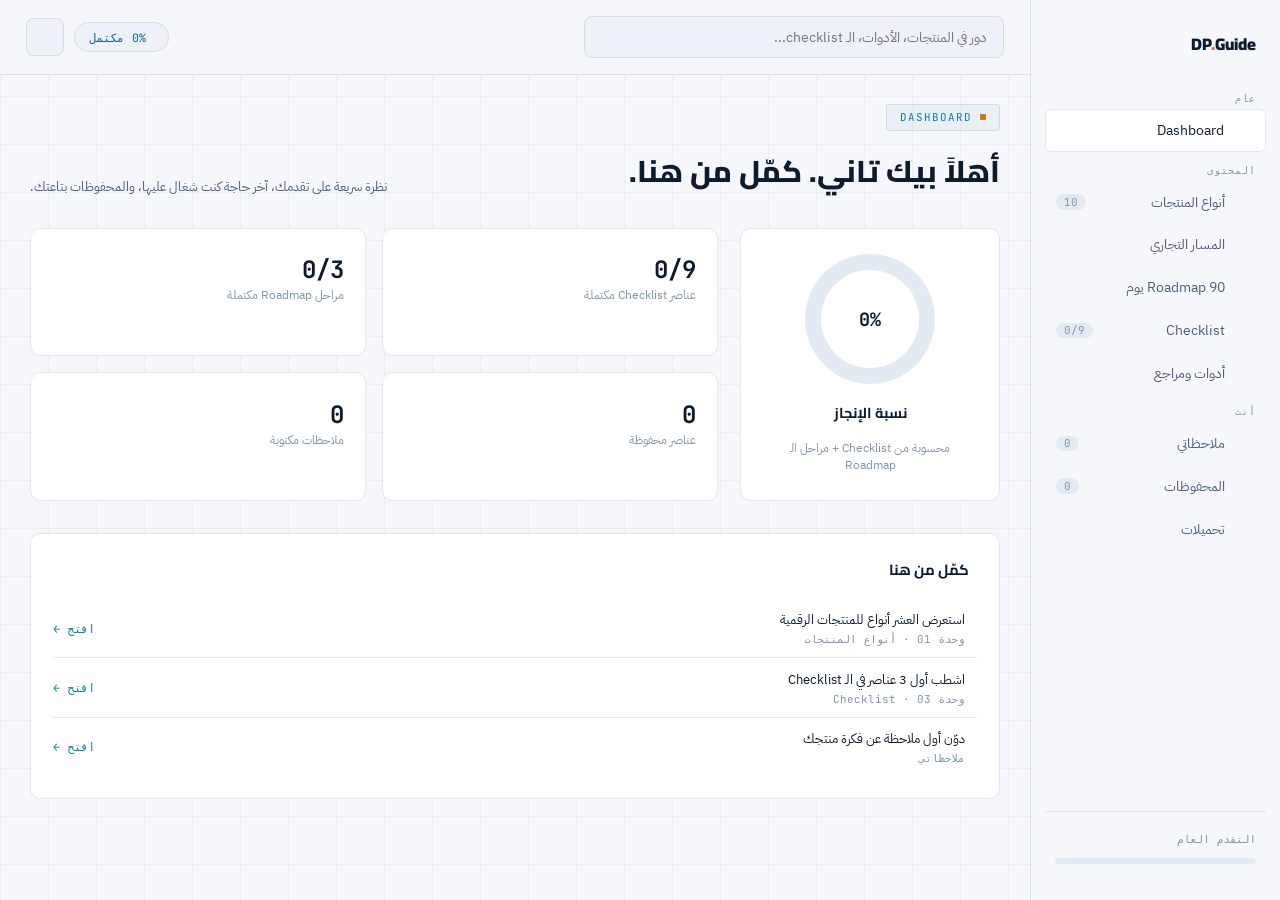
<file: index.html>
<!DOCTYPE html>
<html lang="ar" dir="rtl">
<head>
<meta charset="UTF-8">
<meta name="viewport" content="width=device-width, initial-scale=1.0">
<title>Digital Products Master Guide</title>
<link rel="preconnect" href="https://fonts.googleapis.com">
<link rel="preconnect" href="https://fonts.gstatic.com" crossorigin>
<link href="https://fonts.googleapis.com/css2?family=Cairo:wght@700;800;900&family=IBM+Plex+Sans+Arabic:wght@400;500;600&family=JetBrains+Mono:wght@500;600;700&display=swap" rel="stylesheet">
<link rel="stylesheet" href="https://cdnjs.cloudflare.com/ajax/libs/font-awesome/6.0.0-beta3/css/all.min.css">
<link rel="stylesheet" href="css/style.css">
</head>
<body>

<aside class="sidebar">
  <div class="brand">DP<span>.</span>Guide</div>
  <div class="nav-label">عام</div>
  <button class="nav-item active" data-page="dashboard"><i class="bi bi-grid-1x2"></i> Dashboard</button>
  <div class="nav-label">المحتوى</div>
  <button class="nav-item" data-page="products"><i class="bi bi-boxes"></i> أنواع المنتجات <span class="count" id="cnt-products">10</span></button>
  <button class="nav-item" data-page="business"><i class="bi bi-diagram-3"></i> المسار التجاري</button>
  <button class="nav-item" data-page="roadmap"><i class="bi bi-map"></i> Roadmap 90 يوم</button>
  <button class="nav-item" data-page="checklist"><i class="bi bi-check2-square"></i> Checklist <span class="count" id="cnt-checklist">0/9</span></button>
  <button class="nav-item" data-page="resources"><i class="bi bi-toolbox"></i> أدوات ومراجع</button>
  <div class="nav-label">أنت</div>
  <button class="nav-item" data-page="notes"><i class="bi bi-sticky"></i> ملاحظاتي <span class="count" id="cnt-notes">0</span></button>
  <button class="nav-item" data-page="bookmarks"><i class="bi bi-bookmark"></i> المحفوظات <span class="count" id="cnt-bookmarks">0</span></button>
  <button class="nav-item" data-page="downloads"><i class="bi bi-download"></i> تحميلات</button>
  <div class="sidebar-progress">
    <span>التقدم العام</span>
    <div class="bar-track"><div class="bar-fill" id="sidebarBar" style="width:0%"></div></div>
  </div>
</aside>

<button class="mobile-menu-btn" id="mobileMenuBtn"><i class="bi bi-list"></i></button>

<div class="shell">
  <div class="topbar">
    <div class="search-wrap">
      <i class="bi bi-search"></i>
      <input type="text" id="searchInput" placeholder="دور في المنتجات، الأدوات، الـ checklist...">
      <div class="search-results" id="searchResults"></div>
    </div>
    <div class="topbar-actions">
      <div class="progress-chip"><i class="bi bi-lightning-charge"></i> <span id="topProgress">0%</span> مكتمل</div>
      <button class="icon-btn" id="darkToggle"><i class="bi bi-moon-stars"></i></button>
    </div>
  </div>

  <main class="main">

    <!-- ===== DASHBOARD ===== -->
    <section class="page active" id="page-dashboard">
      <div class="page-head">
        <div><span class="spec-tag">Dashboard</span><h2>أهلاً بيك تاني. كمّل من هنا.</h2></div>
        <p>نظرة سريعة على تقدمك، آخر حاجة كنت شغال عليها، والمحفوظات بتاعتك.</p>
      </div>

      <div class="dash-grid">
        <div class="ring-card">
          <div class="ring" id="ringEl" style="--pct:0"><div class="ring-inner" id="ringText">0%</div></div>
          <h4>نسبة الإنجاز</h4>
          <p>محسوبة من Checklist + مراحل الـ Roadmap</p>
        </div>
        <div class="stat-mini-grid">
          <div class="stat-mini"><i class="bi bi-check2-square"></i><div class="val" id="statChecklist">0/9</div><div class="lbl">عناصر Checklist مكتملة</div></div>
          <div class="stat-mini"><i class="bi bi-map"></i><div class="val" id="statRoadmap">0/3</div><div class="lbl">مراحل Roadmap مكتملة</div></div>
          <div class="stat-mini"><i class="bi bi-bookmark-star"></i><div class="val" id="statBookmarks">0</div><div class="lbl">عناصر محفوظة</div></div>
          <div class="stat-mini"><i class="bi bi-sticky"></i><div class="val" id="statNotes">0</div><div class="lbl">ملاحظات مكتوبة</div></div>
        </div>
      </div>

      <div class="continue-list">
        <h4><i class="bi bi-play-circle"></i> كمّل من هنا</h4>
        <div class="continue-row"><i class="bi bi-boxes"></i><div class="txt">استعرض العشر أنواع للمنتجات الرقمية<small>وحدة 01 · أنواع المنتجات</small></div><a href="#" data-goto="products">افتح ←</a></div>
        <div class="continue-row"><i class="bi bi-check2-square"></i><div class="txt">اشطب أول 3 عناصر في الـ Checklist<small>وحدة 03 · Checklist</small></div><a href="#" data-goto="checklist">افتح ←</a></div>
        <div class="continue-row"><i class="bi bi-sticky"></i><div class="txt">دوّن أول ملاحظة عن فكرة منتجك<small>ملاحظاتي</small></div><a href="#" data-goto="notes">افتح ←</a></div>
      </div>
    </section>

    <!-- ===== PRODUCTS ===== -->
    <section class="page" id="page-products">
      <div class="page-head">
        <div><span class="spec-tag">وحدة 01</span><h2>عشرة أشكال لمنتج رقمي.</h2></div>
        <p>اضغط على النجمة عشان تحفظ أي نوع في المحفوظات بتاعتك.</p>
      </div>
      <div class="card-grid" id="productsGrid"></div>
    </section>

    <!-- ===== BUSINESS ===== -->
    <section class="page" id="page-business">
      <div class="page-head">
        <div><span class="spec-tag">وحدة 02</span><h2>من التسعير لأول عميل.</h2></div>
        <p>أربع خطوات بترتيب فعلي، مش عشوائي.</p>
      </div>
      <div class="track">
        <div class="track-step"><span class="num">01</span><i class="bi bi-tags"></i><h3>استراتيجيات التسعير</h3><p>تحدد سعر بيغطي مجهودك والعميل حاسس إنه استثمار مش مصروف.</p></div>
        <div class="track-step"><span class="num">02</span><i class="bi bi-rocket-takeoff"></i><h3>النشر على الإنترنت</h3><p>تختار المنصة والقناة المناسبة، وتجهز صفحة هبوط مقنعة.</p></div>
        <div class="track-step"><span class="num">03</span><i class="bi bi-megaphone"></i><h3>التسويق</h3><p>حضور مستمر مش بوست وخلاص، عشان الناس تعرف منتجك.</p></div>
        <div class="track-step"><span class="num">04</span><i class="bi bi-handshake"></i><h3>الحصول على أول عميل</h3><p>أصعب خطوة وأهمها — بتتعلم منها أكتر من أي كورس.</p></div>
      </div>
    </section>

    <!-- ===== ROADMAP ===== -->
    <section class="page" id="page-roadmap">
      <div class="page-head">
        <div><span class="spec-tag">وحدة 03</span><h2>خطة تنفيذ 90 يوم.</h2></div>
        <p>سجّل كل مرحلة "خلصتها" أول ما تخلصها، عشان يتحسب في نسبة تقدمك.</p>
      </div>
      <div class="roadmap" id="roadmapList"></div>
    </section>

    <!-- ===== CHECKLIST ===== -->
    <section class="page" id="page-checklist">
      <div class="page-head">
        <div><span class="spec-tag">تنفيذ</span><h2>Checklist للتنفيذ.</h2></div>
        <p id="checklistSummary">0 من 9 مكتملة</p>
      </div>
      <div id="checklistWrap"></div>
    </section>

    <!-- ===== RESOURCES ===== -->
    <section class="page" id="page-resources">
      <div class="page-head">
        <div><span class="spec-tag">مراجع</span><h2>أدوات ومراجع.</h2></div>
        <p>أدوات تساعدك تنفذ من غير ما تضيع وقت في البحث والتجربة.</p>
      </div>
      <div class="card-grid" id="resourcesGrid"></div>
    </section>

    <!-- ===== NOTES ===== -->
    <section class="page" id="page-notes">
      <div class="page-head">
        <div><span class="spec-tag">ملاحظاتي</span><h2>دوّن أفكارك أول بأول.</h2></div>
        <p>بتتحفظ في المتصفح بتاعك، محدش شايفها غيرك.</p>
      </div>
      <div class="note-editor">
        <textarea id="noteInput" placeholder="اكتب ملاحظة... مثلاً: فكرة منتج، سعر مبدئي، اسم دومين..."></textarea>
        <button class="btn btn-amber" id="saveNoteBtn"><i class="bi bi-plus-lg"></i> حفظ الملاحظة</button>
      </div>
      <div id="notesList"></div>
    </section>

    <!-- ===== BOOKMARKS ===== -->
    <section class="page" id="page-bookmarks">
      <div class="page-head">
        <div><span class="spec-tag">محفوظات</span><h2>كل حاجة حفظتها.</h2></div>
        <p>منتجات وأدوات حفظتها من صفحات الدليل.</p>
      </div>
      <div id="bookmarksList" class="card-grid"></div>
    </section>

    <!-- ===== DOWNLOADS ===== -->
    <section class="page" id="page-downloads">
      <div class="page-head">
        <div><span class="spec-tag">تحميلات</span><h2>ملفات جاهزة تاخدها معاك.</h2></div>
        <p>ملفات نصية بتتولد فورًا من محتوى الدليل.</p>
      </div>
      <div class="dl-grid">
        <div class="dl-card"><i class="bi bi-map"></i><h4>خطة الـ 90 يوم</h4><p>الثلاث مراحل بتفاصيلها كاملة.</p><button class="dl-btn" data-dl="roadmap"><i class="bi bi-download"></i> تحميل .txt</button></div>
        <div class="dl-card"><i class="bi bi-check2-square"></i><h4>Checklist قابلة للطباعة</h4><p>كل عناصر التنفيذ في ملف واحد.</p><button class="dl-btn" data-dl="checklist"><i class="bi bi-download"></i> تحميل .txt</button></div>
        <div class="dl-card"><i class="bi bi-toolbox"></i><h4>قائمة الأدوات والمراجع</h4><p>كل الأدوات المذكورة في الدليل.</p><button class="dl-btn" data-dl="resources"><i class="bi bi-download"></i> تحميل .txt</button></div>
        <div class="dl-card"><i class="bi bi-file-earmark-text"></i><h4>ملخص الدليل الكامل</h4><p>كل الوحدات في ملف واحد شامل.</p><button class="dl-btn" data-dl="full"><i class="bi bi-download"></i> تحميل .txt</button></div>
      </div>
    </section>

  </main>
</div>

<script src="js/app.js"></script>
</body>
</html>
</file>
<file: css/style.css>
/* =====================================================================
   Digital Products Master Guide — stylesheet
   Default theme: light (white). Add class "dark" to <body> to switch —
   handled automatically by js/app.js via the navbar toggle button.
   ===================================================================== */

:root{
  /* ---- light theme (default) ---- */
  --bg:#f5f7fb; --panel:#ffffff; --panel2:#eef2f8; --panel3:#e4eaf3;
  --grid:rgba(31,73,120,.05); --line:rgba(31,73,120,.12);
  --ink:#0d1b2e; --muted:#4c6079; --muted-dim:#8195ac;
  --cyan:#0f7fa3; --cyan-bright:#0b6684;
  --amber:#c9791b; --amber-deep:#a8630f;
  --danger:#d1453b;

  --font-display:'Cairo', sans-serif;
  --font-body:'IBM Plex Sans Arabic', sans-serif;
  --font-mono:'JetBrains Mono', monospace;
  --ease:cubic-bezier(.22,1,.36,1);
  --sidebar-w:250px;
}

/* ---- dark theme override: applied via body.dark ---- */
body.dark{
  --bg:#0b1a2e; --panel:#102844; --panel2:#0d2038; --panel3:#0a1d33;
  --grid:rgba(140,200,255,.09); --line:rgba(140,200,255,.16);
  --ink:#eaf2fb; --muted:#93a8c2; --muted-dim:#5f7690;
  --cyan:#6fd3f2; --cyan-bright:#9be6fb;
  --amber:#f4a637; --amber-deep:#d1841f;
}

@media (prefers-reduced-motion: reduce){
  *,*::before,*::after{ animation-duration:.001ms!important; transition-duration:.001ms!important; }
}

*{ box-sizing:border-box; margin:0; padding:0; }

body{
  background:
    linear-gradient(var(--grid) 1px, transparent 1px) 0 0/48px 48px,
    linear-gradient(90deg, var(--grid) 1px, transparent 1px) 0 0/48px 48px,
    var(--bg);
  color:var(--ink); font-family:var(--font-body); min-height:100vh;
  display:flex; transition:background .2s, color .2s;
}
a{ color:inherit; text-decoration:none; }
button{ font-family:inherit; cursor:pointer; }
::-webkit-scrollbar{ width:8px; } ::-webkit-scrollbar-thumb{ background:var(--line); border-radius:4px; }

/* ---- signature "spec tag" label, used throughout as a section marker ---- */
.spec-tag{ display:inline-flex; align-items:center; gap:8px; font-family:var(--font-mono); font-size:.68rem; letter-spacing:1px; text-transform:uppercase; color:var(--cyan); border:1px solid var(--line); padding:.35rem .8rem; border-radius:3px; background:rgba(15,127,163,.05); }
.spec-tag::before{ content:''; width:6px; height:6px; background:var(--amber); border-radius:1px; }

/* ===================== SIDEBAR ===================== */
.sidebar{ width:var(--sidebar-w); flex-shrink:0; border-left:1px solid var(--line); padding:22px 14px; position:sticky; top:0; height:100vh; overflow-y:auto; display:flex; flex-direction:column; background:var(--bg); z-index:70; }
.brand{ font-family:var(--font-display); font-weight:900; font-size:1.05rem; padding:6px 10px 22px; }
.brand span{ color:var(--amber); }
.nav-label{ font-family:var(--font-mono); font-size:.62rem; letter-spacing:1px; color:var(--muted-dim); text-transform:uppercase; padding:.6rem 10px .3rem; }
.nav-item{ display:flex; align-items:center; gap:12px; width:100%; background:none; border:none; color:var(--muted); padding:.62rem .7rem; border-radius:6px; font-size:.86rem; text-align:right; transition:.15s; margin-bottom:2px; }
.nav-item i{ width:1.1rem; color:var(--muted-dim); font-size:.9rem; }
.nav-item:hover{ background:var(--panel2); color:var(--ink); }
.nav-item.active{ background:var(--panel); color:var(--ink); border:1px solid var(--line); }
.nav-item.active i{ color:var(--amber); }
.nav-item .count{ margin-right:auto; font-family:var(--font-mono); font-size:.68rem; color:var(--muted-dim); background:var(--panel3); padding:.05rem .5rem; border-radius:20px; }
.sidebar-progress{ margin-top:auto; padding:14px 10px; border-top:1px solid var(--line); }
.sidebar-progress .bar-track{ height:6px; background:var(--panel3); border-radius:6px; overflow:hidden; margin-top:8px; }
.sidebar-progress .bar-fill{ height:100%; background:linear-gradient(90deg, var(--cyan), var(--amber)); border-radius:6px; transition:width .4s var(--ease); }
.sidebar-progress span{ font-family:var(--font-mono); font-size:.68rem; color:var(--muted-dim); }

.mobile-menu-btn{ display:none; position:fixed; top:14px; right:16px; z-index:80; width:42px; height:42px; border-radius:8px; background:var(--panel); border:1px solid var(--line); color:var(--ink); font-size:1.1rem; }
.sidebar-overlay{ display:none; }

/* ===================== SHELL / TOPBAR ===================== */
.shell{ flex:1; min-width:0; display:flex; flex-direction:column; }
.topbar{ display:flex; align-items:center; gap:1rem; padding:16px 26px; border-bottom:1px solid var(--line); position:sticky; top:0; background:rgba(245,247,251,.85); backdrop-filter:blur(10px); z-index:40; }
body.dark .topbar{ background:rgba(11,26,46,.85); }
.search-wrap{ position:relative; flex:1; max-width:420px; }
.search-wrap input{ width:100%; background:var(--panel2); border:1px solid var(--line); border-radius:8px; padding:.6rem 1rem .6rem 2.6rem; color:var(--ink); font-family:var(--font-body); font-size:.85rem; outline:none; }
.search-wrap input:focus{ border-color:var(--cyan); }
.search-wrap i.bi-search{ position:absolute; right:.85rem; top:50%; transform:translateY(-50%); color:var(--muted-dim); }
.search-results{ position:absolute; top:calc(100% + 6px); right:0; left:0; background:var(--panel); border:1px solid var(--line); border-radius:8px; box-shadow:0 20px 40px rgba(20,40,70,.15); overflow:hidden; display:none; z-index:60; max-height:320px; overflow-y:auto; }
.search-results.show{ display:block; }
.search-results .res-item{ display:flex; align-items:center; gap:10px; padding:.7rem 1rem; font-size:.82rem; border-bottom:1px solid var(--line); }
.search-results .res-item:last-child{ border-bottom:none; }
.search-results .res-item:hover{ background:var(--panel2); }
.search-results .res-item i{ color:var(--cyan); font-size:.8rem; }
.search-results .res-item small{ margin-right:auto; color:var(--muted-dim); font-family:var(--font-mono); font-size:.65rem; }
.search-empty{ padding:1rem; text-align:center; color:var(--muted-dim); font-size:.8rem; }

.topbar-actions{ margin-right:auto; display:flex; align-items:center; gap:10px; }
.icon-btn{ width:38px; height:38px; border-radius:8px; background:var(--panel2); border:1px solid var(--line); color:var(--muted); display:grid; place-items:center; font-size:.9rem; transition:.15s; }
.icon-btn:hover{ color:var(--ink); border-color:var(--cyan); }
.progress-chip{ display:flex; align-items:center; gap:8px; background:var(--panel2); border:1px solid var(--line); border-radius:20px; padding:.4rem .9rem; font-family:var(--font-mono); font-size:.72rem; color:var(--cyan-bright); }

.main{ padding:28px 30px 60px; flex:1; }
.page{ display:none; animation:page-in .35s var(--ease) both; }
.page.active{ display:block; }
@keyframes page-in{ from{ opacity:0; transform:translateY(8px);} to{opacity:1; transform:none;} }
.page-head{ display:flex; justify-content:space-between; align-items:flex-end; gap:1.5rem; flex-wrap:wrap; margin-bottom:1.8rem; }
.page-head h2{ font-family:var(--font-display); font-weight:800; font-size:clamp(22px,3vw,30px); margin-top:12px; }
.page-head p{ color:var(--muted); font-size:.83rem; max-width:360px; line-height:1.75; }

/* ===================== DASHBOARD ===================== */
.dash-grid{ display:grid; grid-template-columns:260px 1fr; gap:1.4rem; margin-bottom:2rem; }
.ring-card{ background:var(--panel); border:1px solid var(--line); border-radius:10px; padding:1.6rem; display:flex; flex-direction:column; align-items:center; text-align:center; gap:.9rem; }
.ring{ width:130px; height:130px; border-radius:50%; display:grid; place-items:center; background:conic-gradient(var(--amber) calc(var(--pct,0)*3.6deg), var(--panel3) 0deg); transition:background 1s var(--ease); }
.ring-inner{ width:98px; height:98px; border-radius:50%; background:var(--panel); display:grid; place-items:center; font-family:var(--font-mono); font-weight:700; font-size:1.15rem; color:var(--ink); }
.ring-card h4{ font-family:var(--font-display); font-size:.9rem; }
.ring-card p{ font-size:.72rem; color:var(--muted-dim); }

.stat-mini-grid{ display:grid; grid-template-columns:1fr 1fr; gap:1rem; }
.stat-mini{ background:var(--panel); border:1px solid var(--line); border-radius:10px; padding:1.1rem 1.3rem; }
.stat-mini i{ color:var(--cyan); font-size:1.1rem; }
.stat-mini .val{ font-family:var(--font-mono); font-weight:700; font-size:1.5rem; margin-top:.5rem; }
.stat-mini .lbl{ font-size:.72rem; color:var(--muted-dim); margin-top:2px; }

.continue-list{ background:var(--panel); border:1px solid var(--line); border-radius:10px; padding:1.4rem; }
.continue-list h4{ font-family:var(--font-display); font-size:.92rem; margin-bottom:1rem; display:flex; align-items:center; gap:8px; }
.continue-list h4 i{ color:var(--amber); }
.continue-row{ display:flex; align-items:center; gap:12px; padding:.7rem 0; border-bottom:1px solid var(--line); }
.continue-row:last-child{ border-bottom:none; }
.continue-row i{ color:var(--muted-dim); }
.continue-row .txt{ flex:1; font-size:.83rem; }
.continue-row .txt small{ display:block; color:var(--muted-dim); font-size:.68rem; margin-top:2px; font-family:var(--font-mono); }
.continue-row a{ font-size:.72rem; color:var(--cyan); font-family:var(--font-mono); }

/* ===================== CARD GRIDS (products/resources/bookmarks) ===================== */
.card-grid{ display:grid; grid-template-columns:repeat(auto-fill,minmax(210px,1fr)); gap:1px; background:var(--line); border:1px solid var(--line); border-radius:8px; overflow:hidden; }
.item-card{ background:var(--panel); padding:1.4rem 1.2rem; position:relative; transition:.2s; }
.item-card:hover{ background:var(--panel2); }
.item-card i.main-i{ font-size:1.3rem; color:var(--cyan); display:block; margin-bottom:.7rem; }
.item-card h3{ font-family:var(--font-display); font-weight:700; font-size:.9rem; margin-bottom:.25rem; }
.item-card span.tag{ font-family:var(--font-mono); font-size:.62rem; color:var(--muted-dim); text-transform:uppercase; }
.bookmark-btn{ position:absolute; top:.9rem; left:.9rem; background:none; border:none; color:var(--muted-dim); font-size:.9rem; }
.bookmark-btn.active{ color:var(--amber); }

/* ===================== BUSINESS TRACK ===================== */
.track{ display:grid; grid-template-columns:repeat(4, 1fr); border:1px solid var(--line); border-radius:8px; overflow:hidden; }
.track-step{ background:var(--panel); padding:1.6rem 1.3rem; border-left:1px solid var(--line); }
.track-step:last-child{ border-left:none; }
.track-step .num{ font-family:var(--font-mono); font-size:.68rem; color:var(--amber); }
.track-step i{ display:block; font-size:1.3rem; color:var(--cyan); margin:.8rem 0; }
.track-step h3{ font-family:var(--font-display); font-weight:700; font-size:.92rem; margin-bottom:.4rem; }
.track-step p{ font-size:.75rem; color:var(--muted); line-height:1.7; }

/* ===================== ROADMAP ===================== */
.roadmap{ position:relative; }
.roadmap-line{ position:absolute; top:14px; bottom:14px; right:11px; width:2px; background:repeating-linear-gradient(180deg, var(--cyan) 0 6px, transparent 6px 12px); }
.roadmap-phase{ position:relative; padding-right:44px; margin-bottom:1.6rem; background:var(--panel); border:1px solid var(--line); border-radius:8px; padding:1.3rem 1.3rem 1.3rem 44px; }
.roadmap-phase::before{ content:''; position:absolute; right:4px; top:1.4rem; width:16px; height:16px; border-radius:50%; background:var(--bg); border:2px solid var(--amber); z-index:2; }
.roadmap-phase.done::before{ background:var(--amber); }
.roadmap-top{ display:flex; justify-content:space-between; align-items:center; gap:1rem; flex-wrap:wrap; }
.roadmap-phase .days{ font-family:var(--font-mono); font-size:.7rem; color:var(--amber); }
.roadmap-phase h3{ font-family:var(--font-display); font-weight:700; font-size:1.05rem; margin:.3rem 0 .4rem; }
.roadmap-phase p{ color:var(--muted); font-size:.82rem; line-height:1.8; max-width:600px; }
.phase-toggle{ background:var(--panel2); border:1px solid var(--line); border-radius:20px; padding:.4rem 1rem; font-size:.72rem; color:var(--muted); display:flex; align-items:center; gap:6px; }
.phase-toggle.done{ background:rgba(201,121,27,.14); color:var(--amber); border-color:var(--amber); }

/* ===================== CHECKLIST ===================== */
.checklist-group{ margin-bottom:1.6rem; }
.checklist-group h4{ font-family:var(--font-display); font-size:.88rem; margin-bottom:.7rem; color:var(--cyan-bright); }
.check-row{ display:flex; align-items:center; gap:12px; background:var(--panel); border:1px solid var(--line); border-radius:8px; padding:.8rem 1rem; margin-bottom:.5rem; }
.check-row input{ width:18px; height:18px; accent-color:var(--amber); flex-shrink:0; }
.check-row span{ font-size:.85rem; }
.check-row.done span{ color:var(--muted-dim); text-decoration:line-through; }

/* ===================== NOTES ===================== */
.note-editor{ background:var(--panel); border:1px solid var(--line); border-radius:10px; padding:1.2rem; margin-bottom:1.6rem; }
.note-editor textarea{ width:100%; min-height:100px; background:var(--panel2); border:1px solid var(--line); border-radius:8px; padding:.8rem; color:var(--ink); font-family:var(--font-body); font-size:.85rem; resize:vertical; outline:none; }
.note-editor textarea:focus{ border-color:var(--cyan); }
.note-editor .btn{ margin-top:.8rem; }
.note-card{ background:var(--panel); border:1px solid var(--line); border-radius:8px; padding:1rem 1.2rem; margin-bottom:.8rem; display:flex; justify-content:space-between; gap:1rem; align-items:flex-start; }
.note-card .txt{ font-size:.85rem; line-height:1.7; white-space:pre-wrap; }
.note-card .meta{ font-family:var(--font-mono); font-size:.65rem; color:var(--muted-dim); margin-top:.5rem; }
.note-card .del-btn{ color:var(--danger); background:none; border:none; font-size:.85rem; flex-shrink:0; }
.empty-state{ text-align:center; padding:3rem 1rem; color:var(--muted-dim); }
.empty-state i{ font-size:2rem; display:block; margin-bottom:.8rem; opacity:.5; }

/* ===================== DOWNLOADS ===================== */
.dl-grid{ display:grid; grid-template-columns:repeat(auto-fill,minmax(240px,1fr)); gap:1rem; }
.dl-card{ background:var(--panel); border:1px solid var(--line); border-radius:10px; padding:1.3rem; display:flex; flex-direction:column; gap:.7rem; }
.dl-card i{ font-size:1.4rem; color:var(--cyan); }
.dl-card h4{ font-family:var(--font-display); font-size:.9rem; }
.dl-card p{ font-size:.75rem; color:var(--muted-dim); flex:1; }
.dl-btn{ background:var(--panel2); border:1px solid var(--line); border-radius:6px; padding:.55rem; text-align:center; font-size:.78rem; color:var(--cyan-bright); font-weight:600; }
.dl-btn:hover{ border-color:var(--cyan); }

/* ===================== BUTTONS ===================== */
.btn{ display:inline-flex; align-items:center; gap:8px; padding:.65rem 1.3rem; border-radius:6px; font-weight:700; font-size:.82rem; border:1px solid transparent; }
.btn-amber{ background:var(--amber); color:#fff; }
.btn-line{ border-color:var(--line); color:var(--ink); background:none; }

/* ===================== RESPONSIVE ===================== */
@media (max-width:1000px){
  .sidebar{ position:fixed; top:0; right:0; transform:translateX(100%); transition:transform .25s var(--ease); box-shadow:-10px 0 40px rgba(0,0,0,.15); }
  .sidebar.open{ transform:translateX(0); }
  .mobile-menu-btn{ display:grid; place-items:center; }
  .sidebar-overlay{ display:none; position:fixed; inset:0; background:rgba(10,20,35,.4); z-index:65; }
  .sidebar-overlay.show{ display:block; }
  .dash-grid{ grid-template-columns:1fr; }
  .track{ grid-template-columns:1fr 1fr; }
  .track-step{ border-left:none; border-bottom:1px solid var(--line); }
  .topbar{ padding-left:60px; }
}
@media (max-width:640px){
  .card-grid{ grid-template-columns:1fr 1fr; }
  .track{ grid-template-columns:1fr; }
  .search-wrap{ max-width:none; }
  .main{ padding:20px 16px 50px; }
}
</file>
